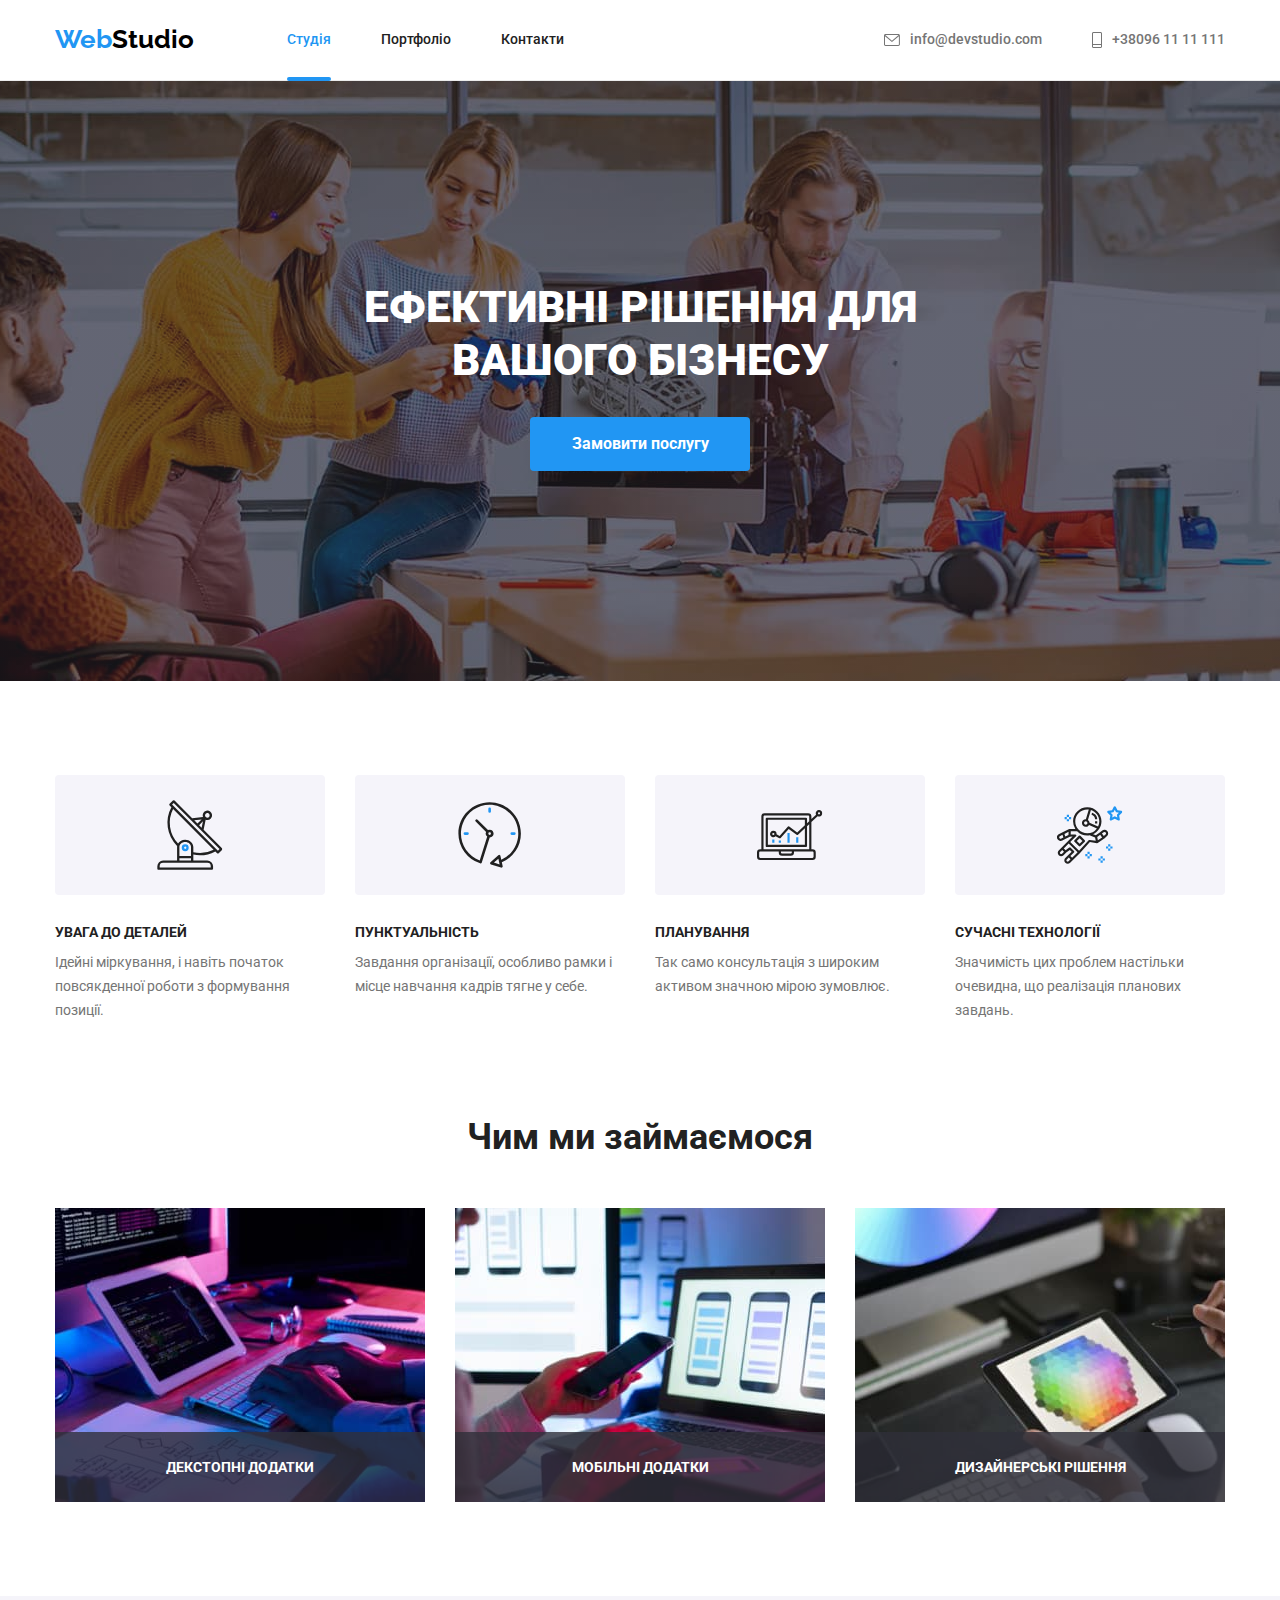
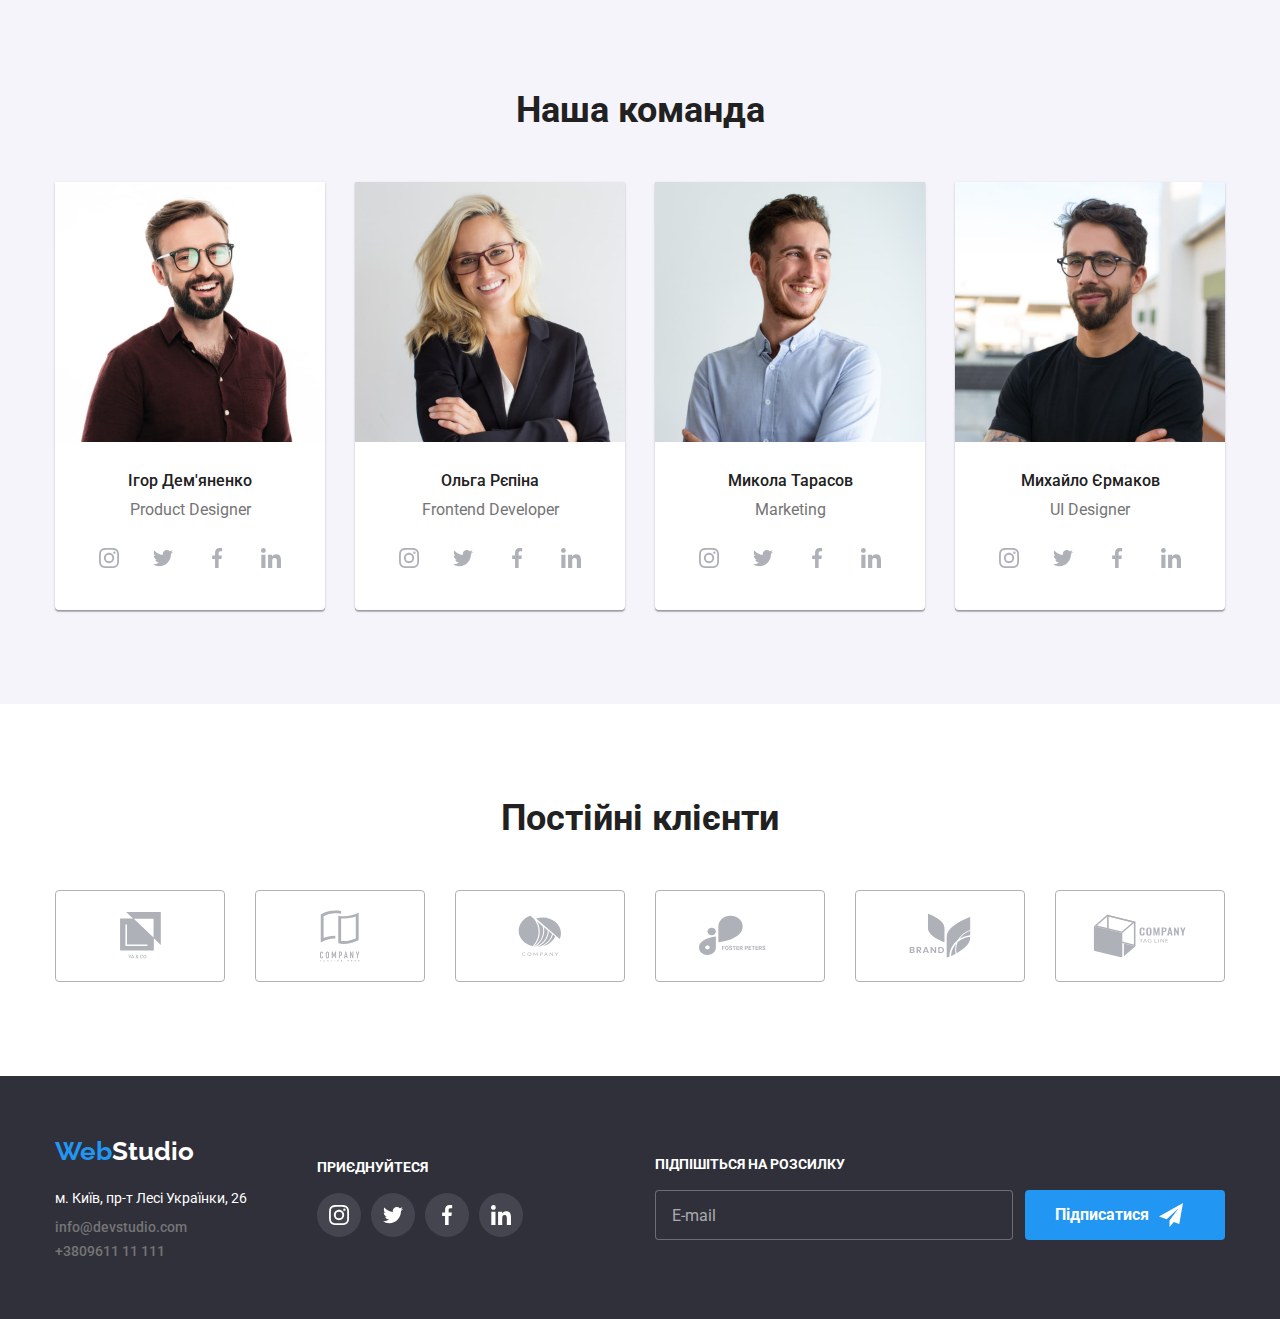
<file: index.html>
<!DOCTYPE html>
<html lang="uk">
  <head>
    <meta charset="UTF-8">
    <meta http-equiv="X-UA-Compatible" content="IE=edge">
    <meta name="viewport" content="width=device-width, initial-scale=1.0">
    <title>Document</title>
    <link rel="stylesheet"
    href="https://cdnjs.cloudflare.com/ajax/libs/modern-normalize/1.0.0/modern-normalize.min.css">
    <link
      href="https://fonts.googleapis.com/css2?family=Raleway:wght@700&family=Roboto:wght@400;500;700;900&display=swap"
      rel="stylesheet">
    <link rel="stylesheet" href="./css/stiles.css">
  </head>

  <body>
    <header class="border">
      <div class="container head-stile">
        <nav class="nav">
          <a href="./index.html" class="logo"><span class="logo-decoration">Web</span>Studio</a>
          <ul class="menu-header">
            <li class="nav-link"><a href="./index.html" class="link current">Студія</a></li>
            <li class="nav-link"><a href="./portfolio.html" class="link">Портфоліо</a></li>
            <li class="nav-link"><a href="#" class="link">Контакти</a></li>
        </ul>
        </nav>
        <ul class="contact-list">
          <li class="contact-header"><a href="mailto:info@devstudio.com" class="contacts">
            <svg class="icon-contact" width="16px" height="12px">
              <use href="./images/icon-sprite.svg#icon-mail"></use>
            </svg>info@devstudio.com</a></li> 
          <li class="contact-header"><a href="tel:+380961111111" class="contacts">
            <svg class="icon-contact" width="10px" height="16px">
              <use href="./images/icon-sprite.svg#icon-tel"></use>
            </svg>+38096 11 11 111</a></li>
        </ul>
        </div>
    </header>
    <main>
      <section class="hero">
        <div class="container">
          <h1 class="title">Ефективні рішення для вашого бізнесу</h1>
          <button type="button"  class="button" data-modal-open>Замовити послугу</button>
        </div>
      </section>
      <section class="section-position benefits-section">
        <div class="container">
          <ul class="benefits-list">
            <li class="benefits">
              <div class="benefits-container">
                <svg width="65.32px" height="70px" class="benefits-icon">
                  <use href="./images/icon-sprite.svg#icon-satellite"></use>
                </svg>
              </div>
              <h3 class="benefits-title">УВАГА ДО ДЕТАЛЕЙ</h3>
              <p class="text">Ідейні міркування, і навіть початок повсякденної роботи з
                формування позиції.
              </p>
            </li>
            <li class="benefits">
              <div class="benefits-container">
                <svg width="65.32px" height="70px" class="benefits-icon">
                  <use href="./images/icon-sprite.svg#icon-watch"></use>
                </svg>
              </div>
              <h3 class="benefits-title">ПУНКТУАЛЬНІСТЬ</h3>
              <p class="text">Завдання організації, особливо рамки і місце навчання кадрів
                тягне у себе.
              </p>
            </li>
            <li class="benefits">
              <div class="benefits-container">
                <svg width="65.32px" height="70px" class="benefits-icon">
                  <use href="./images/icon-sprite.svg#icon-diagram"></use>
                </svg>
              </div>
              <h3 class="benefits-title">ПЛАНУВАННЯ</h3>
              <p class="text">Так само консультація з широким активом значною мірою зумовлює.
              </p>
            </li>
            <li class="benefits">
              <div class="benefits-container">
                <svg width="65.32px" height="70px" class="benefits-icon">
                  <use href="./images/icon-sprite.svg#icon-astronaut"></use>
                </svg>
              </div>
              <h3 class="benefits-title">СУЧАСНІ ТЕХНОЛОГІЇ</h3>
              <p class="text">Значимість цих проблем настільки очевидна, що реалізація
                планових завдань.
              </p>
            </li>
          </ul>
        </div>
      </section>
      <section class="section-position">
        <div class="container">
          <h2 class="name-section">Чим ми займаємося</h2>
          <ul class="our-work">
            <li class="work"><img src="./images/img1.jpg" alt="На цьому фото процес кодування" width="370">
              <p class="work-name">Декстопні додатки</p>
            </li>
            <li class="work"><img src="./images/img2.jpg" alt="На цьому фото процес програмування" width="370">
              <p class="work-name">Мобільні додатки</p>
            </li>
            <li class="work"><img src="./images/img3.jpg" alt="На цьому фото процес налаштування" width="370">
              <p class="work-name">Дизайнерські рішення</p>
            </li>
          </ul>
        </div>
      </section>

      <section class="team section-position">
        <div class="container">
        <h2 class="name-section">Наша команда</h2>
          <ul class="team-wrap">
            <li class="icon-team">
              <img src="./images/photoIgor.jpg" alt="Фото Ігор Дем'яненко" width="270" class="foto">
              <h3 class="team-title">Ігор Дем'яненко</h3>
              <p class="position">Product Designer</p>
              <ul class="list-social-link">
                <li class="team-link"><a href="" class="designer-social-link">
                  <svg class="social-icon" width="20px" height="20px">
                    <use href="./images/icon-sprite.svg#icon-instagram"></use>
                  </svg>
                </a></li>
                <li class="team-link"><a href="" class="designer-social-link">
                  <svg class="social-icon" width="20px" height="20px">
                    <use href="./images/icon-sprite.svg#icon-twitter"></use>
                  </svg >
                </a></li>
                <li class="team-link"><a href="" class="designer-social-link">
                  <svg class="social-icon" width="20px" height="20px">
                    <use href="./images/icon-sprite.svg#icon-facebook"></use>
                  </svg>
                </a></li>
                <li class="team-link"><a href="" class="designer-social-link">
                  <svg class="social-icon" width="20px" height="20px">
                    <use href="./images/icon-sprite.svg#icon-linkedin"></use>
                  </svg>
                </a></li>
              </ul>
            </li>
            <li class="icon-team">
              <img src="./images/photoOlga.jpg" alt="Фото Ольга Рєпіна" width="270" class="foto">
              <h3 class="team-title">Ольга Рєпіна</h3>
              <p class="position">Frontend Developer</p>
              <ul class="list-social-link">
                <li class="team-link"><a href="" class="designer-social-link">
                  <svg class="social-icon" width="20px" height="20px">
                    <use href="./images/icon-sprite.svg#icon-instagram"></use>
                  </svg>
                </a></li>
                <li class="team-link"><a href="" class="designer-social-link">
                  <svg class="social-icon" width="20px" height="20px">
                    <use href="./images/icon-sprite.svg#icon-twitter"></use>
                  </svg >
                </a></li>
                <li class="team-link"><a href="" class="designer-social-link">
                  <svg class="social-icon" width="20px" height="20px">
                    <use href="./images/icon-sprite.svg#icon-facebook"></use>
                  </svg>
                </a></li>
                <li class="team-link"><a href="" class="designer-social-link">
                  <svg class="social-icon" width="20px" height="20px">
                    <use href="./images/icon-sprite.svg#icon-linkedin"></use>
                  </svg>
                </a></li>
              </ul>
            </li>
            <li class="icon-team">
              <img src="./images/photoMykola.jpg" alt="Фото Микола Тарасов" width="270" class="foto">
              <h3 class="team-title">Микола Тарасов</h3>
              <p class="position">Marketing</p>
              <ul class="list-social-link">
                <li class="team-link"><a href="" class="designer-social-link">
                  <svg class="social-icon" width="20px" height="20px">
                    <use href="./images/icon-sprite.svg#icon-instagram"></use>
                  </svg>
                </a></li>
                <li class="team-link"><a href="" class="designer-social-link">
                  <svg class="social-icon" width="20px" height="20px">
                    <use href="./images/icon-sprite.svg#icon-twitter"></use>
                  </svg >
                </a></li>
                <li class="team-link"><a href="" class="designer-social-link">
                  <svg class="social-icon" width="20px" height="20px">
                    <use href="./images/icon-sprite.svg#icon-facebook"></use>
                  </svg>
                </a></li>
                <li class="team-link"><a href="" class="designer-social-link">
                  <svg class="social-icon" width="20px" height="20px">
                    <use href="./images/icon-sprite.svg#icon-linkedin"></use>
                  </svg>
                </a></li>
              </ul>
            </li>
            <li class="icon-team">
              <img src="./images/photoMyhail.jpg" alt="Фото Михайло Єрмаков" width="270" class="foto">
              <h3 class="team-title">Михайло Єрмаков</h3>
              <p class="position">UI Designer</p>
              <ul class="list-social-link">
                <li class="team-link"><a href="" class="designer-social-link">
                  <svg class="social-icon" width="20px" height="20px">
                    <use href="./images/icon-sprite.svg#icon-instagram"></use>
                  </svg>
                </a></li>
                <li class="team-link"><a href="" class="designer-social-link">
                  <svg class="social-icon" width="20px" height="20px">
                    <use href="./images/icon-sprite.svg#icon-twitter"></use>
                  </svg >
                </a></li>
                <li class="team-link"><a href="" class="designer-social-link">
                  <svg class="social-icon" width="20px" height="20px">
                    <use href="./images/icon-sprite.svg#icon-facebook"></use>
                  </svg>
                </a></li>
                <li class="team-link"><a href="" class="designer-social-link">
                  <svg class="social-icon" width="20px" height="20px">
                    <use href="./images/icon-sprite.svg#icon-linkedin"></use>
                  </svg>
                </a></li>
              </ul>
            </li>
          </ul>
        </div>
      </section>
      <section class="section-position">
        <div class="container">
        <h2 class="name-section">Постійні клієнти</h2>
        <ul class="regular-customers">
          <li class="icon-client"><a href="" class="icon-client-link"><svg class="logo-client" width="41px" height="46.7px">
            <use href="./images/icon-sprite.svg#icon-client1"></use>
          </svg></a></li>
          <li class="icon-client"><a href="" class="icon-client-link"><svg class="logo-client" width="40px" height="52">
            <use href="./images/icon-sprite.svg#icon-client2"></use>
          </svg></a></li>
          <li class="icon-client"><a href="" class="icon-client-link"><svg class="logo-client" width="43.46px" height="41.18">
            <use href="./images/icon-sprite.svg#icon-client3"></use>
          </svg></a></li>
          <li class="icon-client"><a href="" class="icon-client-link"><svg class="logo-client" width="84.44px" height="40.62">
            <use href="./images/icon-sprite.svg#icon-client4"></use>
          </svg></a></li>
          <li class="icon-client"><a href="" class="icon-client-link"><svg class="logo-client" width="62.54" height="45.43">
            <use href="./images/icon-sprite.svg#icon-client5"></use>
          </svg></a></li>
          <li class="icon-client"><a href="" class="icon-client-link"><svg class="logo-client" width="93.79px" height="43.93px">
            <use href="./images/icon-sprite.svg#icon-client6"></use>
          </svg></a></li>
        </ul>
        </div>
      </section>
    </main>
    <footer class="bg-footer">
    <div class="container footer-position">
      <div class="address-position">
      <a href="./index.html" class="logo logo-footer"><span class="logo-decoration">Web</span>Studio</a>
      <address>
        <ul>
          <li class="decor-address"><a href="https://goo.gl/maps/CPtrU1FHBa2aNyZL9" target="_blank" rel="noopener noreferrer nofollow" class="address">м. Київ, пр-т Лесі Українки, 26</a></li>
          <li class="tell"><a href="mailto:info@devstudio.com" class="contacts">info@devstudio.com</a></li>
          <li><a href="tel:+380961111111" class="contacts">+3809611 11 111</a></li>
        </ul>
      </address>
    </div>
    <div>
    <span class="main-social-link">Приєднуйтеся</span>
    <ul class="footer-social-link">
      <li class="footer-link"><a href="" class="link-footer-icon">
        <svg class="footer-icon" width="20px" height="20px">
          <use href="./images/icon-sprite.svg#icon-instagram"></use>
        </svg>
      </a></li>
      <li class="footer-link"><a href="" class="link-footer-icon">
        <svg class="footer-icon" width="20px" height="20px">
          <use href="./images/icon-sprite.svg#icon-twitter"></use>
        </svg >
      </a></li>
      <li class="footer-link"><a href="" class="link-footer-icon">
        <svg class="footer-icon" width="20px" height="20px">
          <use href="./images/icon-sprite.svg#icon-facebook"></use>
        </svg>
      </a></li>
      <li class="footer-link"><a href="" class="link-footer-icon">
        <svg class="footer-icon" width="20px" height="20px">
          <use href="./images/icon-sprite.svg#icon-linkedin"></use>
        </svg>
      </a></li>
    </ul>
    </div>
    <form class="form-subscription">
      <div class="subscription">
        <label for="subscription" class="subscription-label">Підпішіться на розсилку</label>
        <input type="email" name="subscription" id="subscription" class="subscription-input" placeholder="E-mail">
      </div>
      <div class="wrap-submit">
        <button type="submit" class="footer-button">Підписатися 
          <svg width="24px" height="24px" class="subscription-icon">
            <use href="./images/icon-sprite.svg#send"></use>
          </svg>
        </button>
      </div>
    </form>
    </div>
    </footer>
    <div class="backdrop is-hidden" data-modal>
      <div class="modal">
        <p class="modal-name">Залиште свої дані, ми вам передзвонимо</p>
        <form class="modal-form">
          <div class="modal-wrap">
            <label for="user-name" class="modal-label">Ім'я</label>
            <input type="text" name="name" id="user-name" class="modal-input">
            <svg width="12px" height="12px" class="modal-icon">
              <use href="./images/icon-sprite.svg#name"></use>
            </svg>
          </div>
          <div class="modal-wrap">
            <label for="user-tel" class="modal-label">Телефон</label>
            <input type="tel" name="user-tel" id="user-tel" class="modal-input">
            <svg width="13px" height="13px" class="modal-icon">
              <use href="./images/icon-sprite.svg#phone"></use>
            </svg>
          </div>
          <div class="modal-wrap">
            <label for="user-mail" class="modal-label">Пошта</label>
            <input type="email" name="mail" id="user-mail" class="modal-input">
            <svg width="15px" height="12px" class="modal-icon">
              <use href="./images/icon-sprite.svg#email"></use>
            </svg>
          </div>
          <div class="modal-wrap wrap-textarea">
            <label for="coments" class="modal-label">Коментар</label>
            <textarea name="coments" id="coments" class="modal-textarea" placeholder="Введіть текст"></textarea>
          </div>
            <div class="checkbox-control">
              <input type="checkbox" class="checkbox-input" name="terms-checkbox" id="terms-checkbox">
              <span class="checkbox-border">
              <svg class="icon-check" width="16" height="15">
              <use href="./images/icon-sprite.svg#check"></use>
              </svg>
              </span>
            <label class="checkbox-label" for="terms-checkbox">Погоджуюся з розсилкою та приймаю
            <a href="#" class="checkbox-link">Умови договору</a>
            </label>
            </div>
          <button type="submit" class="modal-submit">Відправити</button>
        </form>
      <button type="button" class="modal-button" data-modal-close>
        <svg width="11px" height="11px" class="modal-button-icon">
          <use href="./images/icon-sprite.svg#button"></use>
        </svg>
      </button>
      </div>
    </div>
    <script src="./js/modal.js"></script>
  </body>
</html>
</file>
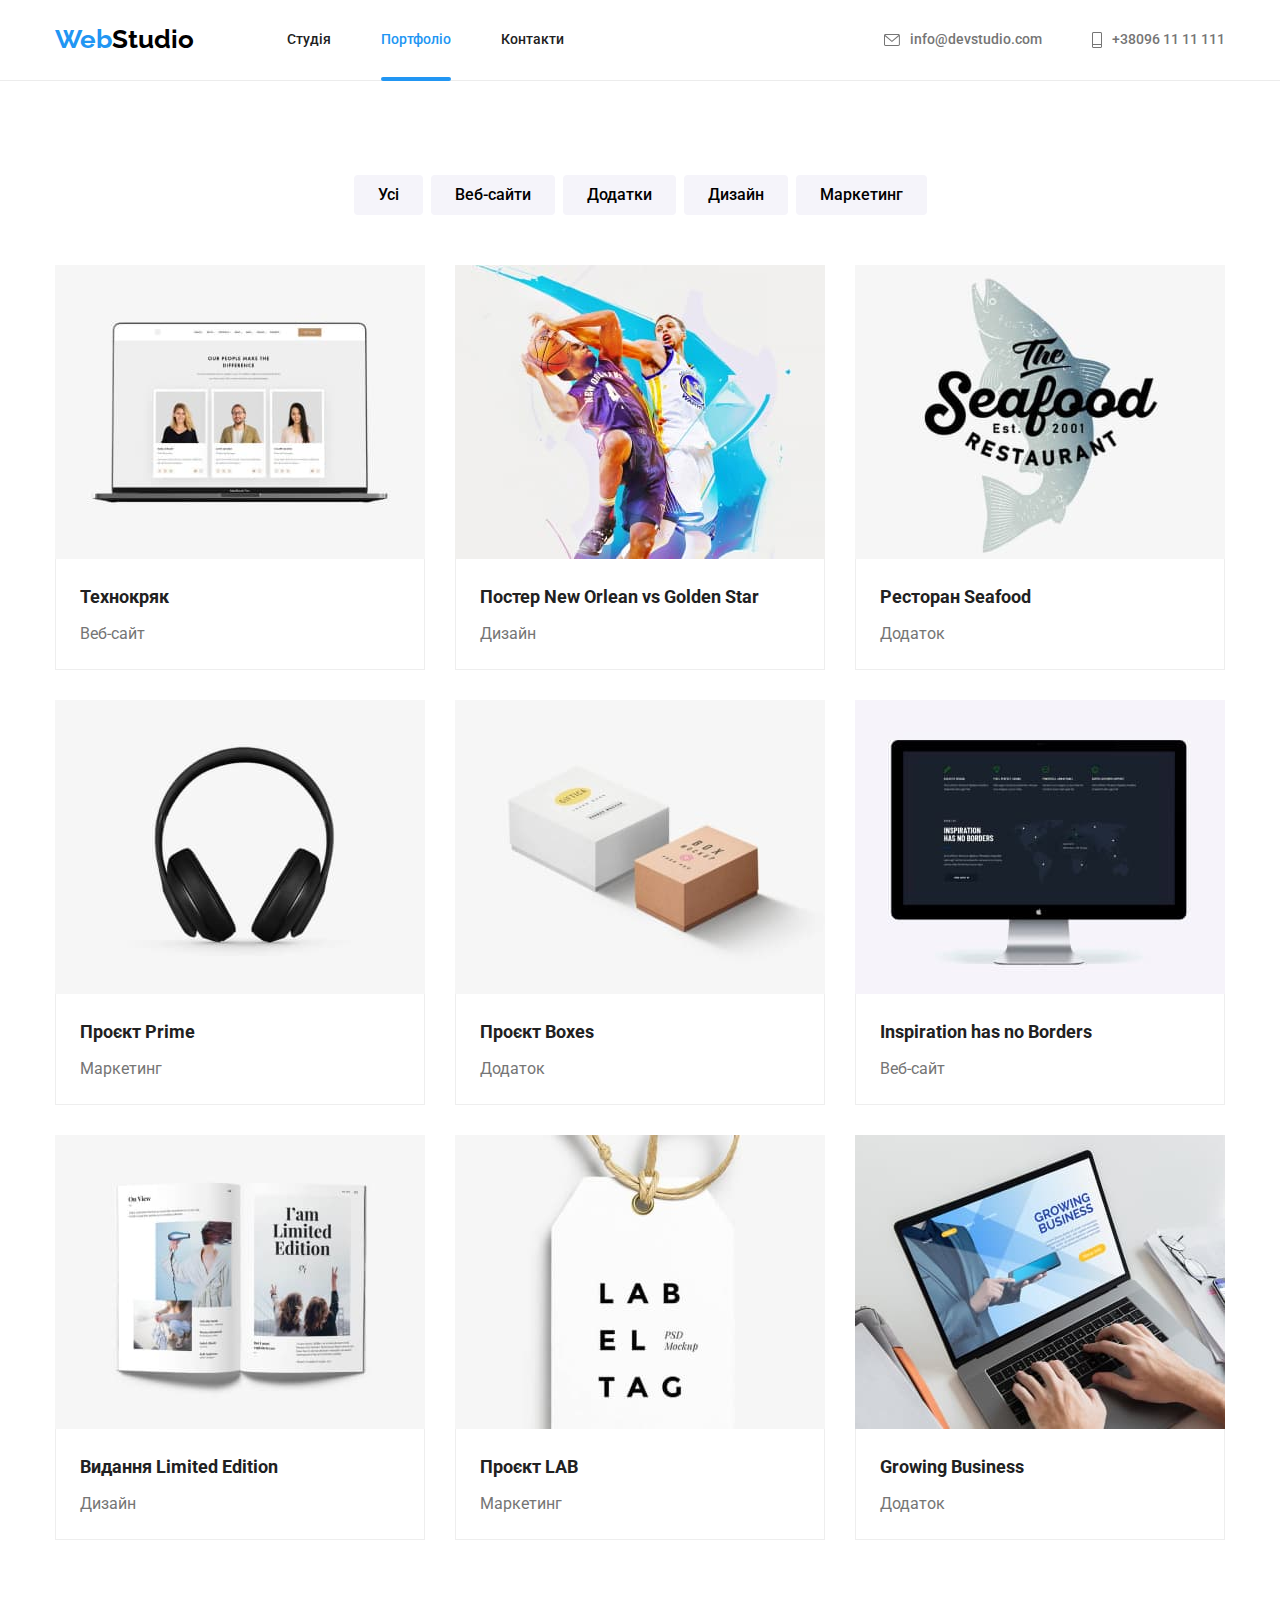
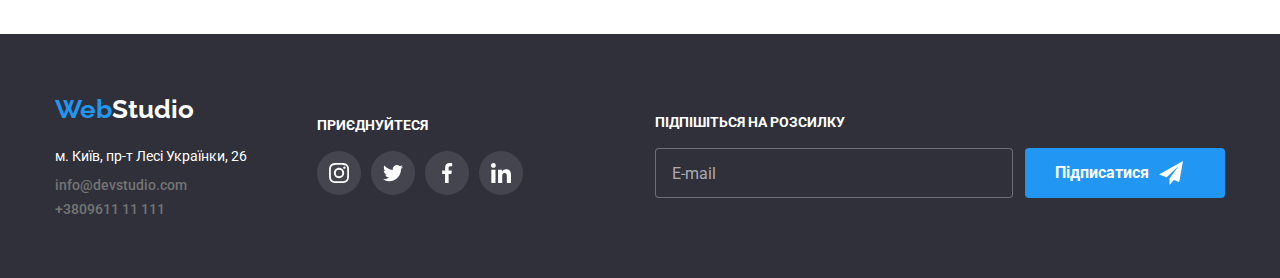
<file: portfolio.html>
<!DOCTYPE html>
<html lang="uk">
  <head>
    <meta charset="UTF-8">
    <meta http-equiv="X-UA-Compatible" content="IE=edge">
    <meta name="viewport" content="width=device-width, initial-scale=1.0">
    <title>Document</title>
    <link
      rel="stylesheet"
      href="https://cdnjs.cloudflare.com/ajax/libs/modern-normalize/1.0.0/modern-normalize.min.css">
    <link
      href="https://fonts.googleapis.com/css2?family=Raleway:wght@700&family=Roboto:wght@400;500;700;900&display=swap"
      rel="stylesheet">
    <link rel="stylesheet" href="./css/stiles.css">
  </head>
  <body>
    <header class="border">
      <div class="container head-stile">
        <nav class="nav">
          <a href="./index.html" class="logo"><span class="logo-decoration">Web</span>Studio</a>
          <ul class="menu-header">
            <li class="nav-link"><a href="./index.html" class="link">Студія</a></li>
            <li class="nav-link"><a href="./portfolio.html" class="link current">Портфоліо</a></li>
            <li class="nav-link"><a href="#" class="link">Контакти</a></li>
        </ul>
        </nav>
        <ul class="contact-list">
          <li class="contact-header"><a href="mailto:info@devstudio.com" class="contacts">
            <svg class="icon-contact" width="16px" height="12px">
              <use href="./images/icon-sprite.svg#icon-mail"></use>
            </svg>info@devstudio.com</a></li>
          <li class="contact-header"><a href="tel:+380961111111" class="contacts">
            <svg class="icon-contact" width="10px" height="16px">
              <use href="./images/icon-sprite.svg#icon-tel"></use>
            </svg>+38096 11 11 111</a></li>
        </ul>
        </div>
    </header>
    <main>
      <section class="section-position">
        <div class="container">
          <ul class="menu-portfolio">
            <li class="icon-button">
              <button type="button" class="button button-portfolio">Усі</button>
            </li>
            <li class="icon-button">
              <button type="button" class="button button-portfolio">
                Веб-сайти
              </button>
            </li>
            <li class="icon-button">
              <button type="button" class="button button-portfolio">
                Додатки
              </button>
            </li>
            <li class="icon-button">
              <button type="button" class="button button-portfolio">
                Дизайн
              </button>
            </li>
            <li class="icon-button">
              <button type="button" class="button button-portfolio">
                Маркетинг
              </button>
            </li>
          </ul>
          <ul class="products">
            <li class="icon-product">
              <a href="#" class="link-icon-product">
                <div class="product-accent">
                <img src="./images/Технокряк.jpg" alt="Технокряк" width="370">
                <p class="product-description">Ресурс пропонує комплексні пропозиції з різним рівнем функціоналу та сервісів. Все це дозволить відвідувачу отримати вичерпні відомості про компанію чи приватну особу.</p>
                </div>
                <div class="container-product">
                  <h3 class="name-product">Технокряк</h3>
                  <p class="group">Веб-сайт</p>
                </div>
              </a>
            </li>
            <li class="icon-product">
              <a href="#" class="link-icon-product">
                <div class="product-accent">
                <img
                  src="./images/Постер.jpg"
                  alt="Постер New Orlean vs Golden Star"
                  width="370">
                  <p class="product-description">Ресурс пропонує комплексні пропозиції з різним рівнем функціоналу та сервісів. Все це дозволить відвідувачу отримати вичерпні відомості про компанію чи приватну особу.</p>
                </div>
                <div class="container-product">
                  <h3 class="name-product">Постер New Orlean vs Golden Star</h3>
                  <p class="group">Дизайн</p>
                </div>
              </a>
            </li>
            <li class="icon-product">
              <a href="#" class="link-icon-product">
                <div class="product-accent">
                <img
                  src="./images/Ресторан.jpg"
                  alt="Ресторан Seafood"
                  width="370">
                  <p class="product-description">Ресурс пропонує комплексні пропозиції з різним рівнем функціоналу та сервісів. Все це дозволить відвідувачу отримати вичерпні відомості про компанію чи приватну особу.</p>
                </div>
                <div class="container-product">
                  <h3 class="name-product">Ресторан Seafood</h3>
                  <p class="group">Додаток</p>
                </div>
              </a>
            </li>
            <li class="icon-product">
              <a href="#" class="link-icon-product">
                <div class="product-accent">
                <img src="./images/Prime.jpg" alt="Проєкт Prime" width="370">
                <p class="product-description">Ресурс пропонує комплексні пропозиції з різним рівнем функціоналу та сервісів. Все це дозволить відвідувачу отримати вичерпні відомості про компанію чи приватну особу.</p>
                </div>
                <div class="container-product">
                  <h3 class="name-product">Проєкт Prime</h3>
                  <p class="group">Маркетинг</p>
                </div>
              </a>
            </li>
            <li class="icon-product">
              <a href="#" class="link-icon-product">
                <div class="product-accent">
                <img src="./images/Boxes.jpg" alt="Проєкт Boxes" width="370">
                <p class="product-description">Ресурс пропонує комплексні пропозиції з різним рівнем функціоналу та сервісів. Все це дозволить відвідувачу отримати вичерпні відомості про компанію чи приватну особу.</p>
                </div>
                <div class="container-product">
                  <h3 class="name-product">Проєкт Boxes</h3>
                  <p class="group">Додаток</p>
                </div>
              </a>
            </li>
            <li class="icon-product">
              <a href="" class="link-icon-product">
                <div class="product-accent">
                <img
                  src="./images/Inspiration.jpg"
                  alt="Inspiration has no Borders"
                  width="370">
                  <p class="product-description">Ресурс пропонує комплексні пропозиції з різним рівнем функціоналу та сервісів. Все це дозволить відвідувачу отримати вичерпні відомості про компанію чи приватну особу.</p>
                </div>
                <div class="container-product">
                  <h3 class="name-product">Inspiration has no Borders</h3>
                  <p class="group">Веб-сайт</p>
                </div>
              </a>
            </li>
            <li class="icon-product">
              <a href="#" class="link-icon-product">
                <div class="product-accent">
                <img
                  src="./images/Видання.jpg"
                  alt="Видання Limited Edition"
                  width="370">
                  <p class="product-description">Ресурс пропонує комплексні пропозиції з різним рівнем функціоналу та сервісів. Все це дозволить відвідувачу отримати вичерпні відомості про компанію чи приватну особу.</p>
                </div>
                <div class="container-product">
                  <h3 class="name-product">Видання Limited Edition</h3>
                  <p class="group">Дизайн</p>
                </div>
              </a>
            </li>
            <li class="icon-product">
              <a href="#" class="link-icon-product">
                <div class="product-accent">
                <img src="./images/LAB.jpg" alt="Проєкт LAB" width="370">
                <p class="product-description">Ресурс пропонує комплексні пропозиції з різним рівнем функціоналу та сервісів. Все це дозволить відвідувачу отримати вичерпні відомості про компанію чи приватну особу.</p>
                </div>
                <div class="container-product">
                  <h3 class="name-product">Проєкт LAB</h3>
                  <p class="group">Маркетинг</p>
                </div>
              </a>
            </li>
            <li class="icon-product">
              <a href="#" class="link-icon-product">
                <div class="product-accent">
                <img
                  src="./images/Growing.jpg"
                  alt="Growing Business"
                  width="370">
                  <p class="product-description">Ресурс пропонує комплексні пропозиції з різним рівнем функціоналу та сервісів. Все це дозволить відвідувачу отримати вичерпні відомості про компанію чи приватну особу.</p>
                </div>
                <div class="container-product">
                  <h3 class="name-product">Growing Business</h3>
                  <p class="group">Додаток</p>
                </div>
              </a>
            </li>
          </ul>
        </div>
      </section>
    </main>
    <footer class="bg-footer">
      <div class="container footer-position">
        <div class="address-position">
        <a href="./index.html" class="logo logo-footer"><span class="logo-decoration">Web</span>Studio</a>
        <address>
          <ul>
            <li class="decor-address"><a href="https://goo.gl/maps/CPtrU1FHBa2aNyZL9" target="_blank" rel="noopener noreferrer nofollow" class="address">м. Київ, пр-т Лесі Українки, 26</a></li>
            <li class="tell"><a href="mailto:info@devstudio.com" class="contacts">info@devstudio.com</a></li>
            <li><a href="tel:+380961111111" class="contacts">+3809611 11 111</a></li>
          </ul>
        </address>
      </div>
      <div>
      <span class="main-social-link">Приєднуйтеся</span>
      <ul class="footer-social-link">
        <li class="footer-link"><a href="" class="link-footer-icon">
          <svg class="footer-icon" width="20px" height="20px">
            <use href="./images/icon-sprite.svg#icon-instagram"></use>
          </svg>
        </a></li>
        <li class="footer-link"><a href="" class="link-footer-icon">
          <svg class="footer-icon" width="20px" height="20px">
            <use href="./images/icon-sprite.svg#icon-twitter"></use>
          </svg >
        </a></li>
        <li class="footer-link"><a href="" class="link-footer-icon">
          <svg class="footer-icon" width="20px" height="20px">
            <use href="./images/icon-sprite.svg#icon-facebook"></use>
          </svg>
        </a></li>
        <li class="footer-link"><a href="" class="link-footer-icon">
          <svg class="footer-icon" width="20px" height="20px">
            <use href="./images/icon-sprite.svg#icon-linkedin"></use>
          </svg>
        </a></li>
      </ul>
      </div>
      <form class="form-subscription">
        <div class="subscription">
          <label for="subscription" class="subscription-label">Підпішіться на розсилку</label>
          <input type="email" name="subscription" id="subscription" class="subscription-input" placeholder="E-mail">
        </div>
        <button type="submit" class="footer-button">Підписатися 
          <svg width="24px" height="24px" class="subscription-icon">
            <use href="./images/icon-sprite.svg#send"></use>
          </svg>
        </button>
      </form>
      </div>
      </footer>
  </body>
</html>
</file>
<file: css/stiles.css>
body {
    font-family: 'Roboto', sans-serif;
    font-style: normal;
    font-weight: 400;
    --dominant-color: #212121;
    --secondary-color:  #757575;
    --accent-color:  #2196F3;
}

*,
*::before,
*::after {
    box-sizing: border-box;
}
h1,
h2,
h3,
h4,
h5,
h6,
p,
ul { 
    margin: 0;
    padding: 0;
} 

a {
    text-decoration: none;
}

ul {
    list-style-type: none;
}

img {
    display: block;
    max-width: 100%;
    height: auto;
}
address{
    font-style: normal;
}
.container {
    width: 1200px;
    padding: 0 15px;
    margin: 0 auto;
    position: relative;
}

                                            /*Header */

                                            /* Logo */
.logo {
    font-family: 'Raleway', sans-serif;
        font-style: normal;
        font-weight: 700;
        font-size: 26px;
        line-height: 1.2;
        color: #000000;
}

.logo.logo-footer {
    display: inline-block;
    margin-bottom: 20px;
    color: #ffffff;
}

.logo .logo-decoration {
    color: var(--accent-color);
}

                                         /* Navigation */
.border{
    border-bottom: 1px solid #ECECEC;
    padding-top: 24px;
    padding-bottom: 25px;  
}

.head-stile {
        display: flex;
        align-items: center;
   
}
.nav {
    display: flex;
    align-items: center;   
}

.menu-header{
    display: flex;
    margin-left: 93px;
}
.contact-list{
    display: flex;
    align-items: center;
    margin-left: auto;
}
.contact-header:not(:last-child){
    margin-right: 50px;
}

.nav-link:not(:last-child){
    margin-right: 50px;
}

.nav-link .link{
    font-weight: 500;
    font-size: 14px;
    line-height: 1.1;
    color: var(--dominant-color);

    transition: color 250ms cubic-bezier(0.4, 0, 0.2, 1);
}
.nav-link{
    position: relative;
}
.nav-link .current.link{
    color: var(--accent-color);
    transition: color 250ms cubic-bezier(0.4, 0, 0.2, 1);
}
.link.current::after{
    display: inline-block;
    content: "";
    height: 4px;
    width: 100%;

    position: absolute;
    left: 0;
    bottom: -32px;
    border-radius: 2px;
    background-color: var(--accent-color);
}
.contacts{
    display: flex;
    align-items: center;
    font-weight: 500;
    font-size: 14px;
    line-height: 1.1;
    text-align: center;
    color: var(--secondary-color);
    fill: var(--secondary-color);

    transition: color 250ms cubic-bezier(0.4, 0, 0.2, 1),
    fill 250ms cubic-bezier(0.4, 0, 0.2, 1);
}

.icon-contact { 
    margin-right: 10px;
    
}


                                           /* accent */
.contacts:hover,
.contacts:focus{
    color: var(--accent-color);
    fill: var(--accent-color);
}

.nav-link .link:hover,
.nav-link .link:focus{
    color: var(--accent-color);
}
.decor-address .address:hover,
.decor-address .address:focus{
    color: var(--accent-color);
}

.hero .button:hover,
.hero .button:focus{
    background-color: #FFFFFF;
    color: var(--dominant-color);
}
.modal-submit:hover,
.modal-submit:focus{
    box-shadow: 0px 4px 4px rgba(0, 0, 0, 0.15);
    cursor: pointer;
}

.modal-input:focus + .modal-icon{
    fill: var(--accent-color);
}
.modal-input:focus,
.modal-textarea:focus{
    border-color:  var(--accent-color);
}
.subscription-input:hover,
.subscription-input:focus{
    filter: drop-shadow(0px 4px 4px rgba(0, 0, 0, 0.15));
}
.modal-button:focus .modal-button-icon,
.modal-button:hover .modal-button-icon{
    fill: var(--accent-color);
}
.footer-button:hover,
.footer-button:focus{
    background-color: #FFFFFF;
    color: var(--dominant-color);
    box-shadow: 0px 4px 4px rgba(0, 0, 0, 0.15);
    cursor: pointer;
}
.footer-button:hover .subscription-icon,
.footer-button:focus .subscription-icon{
    fill: var(--dominant-color);
}
.button-portfolio:hover,
.button-portfolio:focus{
    box-shadow: 0px 3px 1px rgba(0, 0, 0, 0.1), 
    0px 1px 2px rgba(0, 0, 0, 0.08), 
    0px 2px 2px rgba(0, 0, 0, 0.12);
    background-color: var(--accent-color);
    color: #ffffff;
}
.link-icon-product:hover,
.link-icon-product:focus{
    box-shadow: 0px 1px 1px rgba(0, 0, 0, 0.12), 
    0px 4px 4px rgba(0, 0, 0, 0.06), 
    1px 4px 6px rgba(0, 0, 0, 0.16);
}
.link-icon-product:hover .product-description,
.link-icon-product:focus .product-description{
    transform: translateY(0);
}

.link-footer-icon:hover,
.link-footer-icon:focus{
    background-color: var(--accent-color);
}
.designer-social-link:hover,
.designer-social-link:focus{
    background-color: var(--accent-color);
    border-radius: 50%;
}

.designer-social-link:hover .social-icon,
.designer-social-link:focus .social-icon{
    fill: #ffffff;
} 
.icon-client-link:hover,
.icon-client-link:focus{
    border-color: var(--accent-color);}

.icon-client-link:hover .logo-client,
.icon-client-link:focus .logo-client{
    fill: var(--accent-color);
}
                                      /* main index*/
.hero {
    max-width: 1600px;
    height: 600px;
    text-align: center;
    background-color: #2F303A;
    padding: 200px 0;
    margin: 0 auto;
    background-image: linear-gradient(to right, 
    rgba(47, 48, 58, 0.4), rgba(47, 48, 58, 0.4)),
    url("../images/backgraund.jpg");
    background-repeat: no-repeat;
    background-position: center;
    background-size: cover;
}
.hero .title{
    font-weight: 900;
        font-size: 44px;
        line-height: 1.2;
        text-transform: uppercase;
         color: #FFFFFF;

         width: 696px;
         margin-left: auto;
         margin-right: auto;
         margin-bottom: 30px;
}
.hero .button{
    font-weight: 700;
    font-size: 16px;
    line-height: 1.9; 
    border-radius: 4px;
    border-color: transparent;
    color: #FFFFFF;
    background-color: var(--accent-color);

    min-height: 54px;
    min-width: 220px;
    padding: 10px 32px;

    transition: color 250ms cubic-bezier(0.4, 0, 0.2, 1),
background-color 250ms cubic-bezier(0.4, 0, 0.2, 1);
}

.section-position{
    padding-top: 94px;
    padding-bottom: 94px;

}
.benefits-section{
    padding-bottom: 0;
}
.button {
background: #F5F4FA;
cursor: pointer;

/* transition: color 250ms cubic-bezier(0.4, 0, 0.2, 1),
background-color 250ms cubic-bezier(0.4, 0, 0.2, 1); */
}
.name-section{
    font-weight: 700;
        font-size: 36px;
        line-height: 1.16;
        color: var(--dominant-color);
        text-align: center;

        margin-bottom: 50px;
}
.benefits-list{
    display: flex;
}
.benefits{
    text-align: left;
    width: 270px;
}
.benefits:not(:last-child){
    margin-right: 30px;
}
.benefits-container{
    display: flex;
    align-items: center;
    justify-content: center;
    width: 100%;
    height: 120px;
    background-color: #F5F4FA;
    border-radius: 4px;
    margin-bottom: 30px;
    padding: auto; 
}

.benefits .benefits-title{
    font-weight: 700;
        font-size: 14px;
        line-height: 1.14;
        color: var(--dominant-color);

        margin-bottom: 10px;
}
.benefits .text {
font-weight: 400;
    font-size: 14px;
    line-height: 1.7;
    color: var(--secondary-color);
}
.our-work{
    display: flex;
}
.work:not(:last-child){
    margin-right: 30px;
}
.work {
    position: relative;
}
.work-name {
    font-style: normal;
font-weight: 700;
font-size: 14px;
line-height: 0.8px;
text-transform: uppercase;
color: #FFFFFF;

    display: flex;
    justify-content: center;
    align-items: center;
    width: 370px;
    height: 70px;
    text-align: center;
    background: rgba(47, 48, 58, 0.8);

    position: absolute;
    bottom: 0;
}

.team {
    background-color: #F5F4FA;
}
.team .team-title {
    font-weight: 500;
        font-size: 16px;
        line-height: 1.18;
        color: var(--dominant-color);

        padding-top: 30px;
        margin-bottom: 10px;
}
.team .position {
    font-weight: 400;
        font-size: 16px;
        line-height: 1.18;
        color: var(--secondary-color);

        padding-bottom: 16px;
}

.team-wrap{
    display: flex;
}
.icon-team:not(:last-child){
    margin-right: 30px;
}

.icon-team{
    text-align: center;
    background-color: #ffffff;
    box-shadow: 0px 1px 3px rgba(0, 0, 0, 0.12), 
    0px 1px 1px rgba(0, 0, 0, 0.14), 
    0px 2px 1px rgba(0, 0, 0, 0.2);
    border-radius: 0px 0px 4px 4px;
    border-color: transparent;  
    width: 270px;
}
.list-social-link{
    display: flex;
    justify-content: center;
    padding-bottom: 30px;
}

.designer-social-link, .link-footer-icon {
    display: flex;
    align-items: center;
    justify-content: center;
    width: 44px;
    height: 44px;
    color: #AFB1B8;
    
}

.designer-social-link{
    transition: background-color 250ms cubic-bezier(0.4, 0, 0.2, 1),
    border-radius 250ms cubic-bezier(0.4, 0, 0.2, 1);
}
.link-footer-icon{
    background: rgba(255, 255, 255, 0.1);
    border-radius: 50%;
    cursor: pointer;

    transition: background-color 250ms cubic-bezier(0.4, 0, 0.2, 1);
}
.social-icon{
    fill: #AFB1B8;

    transition: fill 250ms cubic-bezier(0.4, 0, 0.2, 1);
}
.team-link:not(:last-child){
    margin-right: 10px;
}
.regular-customers{
    display: flex;
}

.icon-client-link{
    display: flex;
    align-items: center;
    justify-content: center;
    width: 170px;
    height: 92px;
    border: 1px solid #AFB1B8;
    border-radius: 4px;
    
    transition: border-color 250ms cubic-bezier(0.4, 0, 0.2, 1);
}
.icon-client:not(:last-child){
    margin-right: 30px;
}
.logo-client{
    fill: #AFB1B8;

    transition: fill 250ms cubic-bezier(0.4, 0, 0.2, 1);
}
.backdrop{
    position: fixed;
    top: 0;
    left: 0;
    width: 100%;
    height: 100%;
    background: rgba(0, 0, 0, 0.2);

    opacity: 1;
    transition: opacity 250ms cubic-bezier(0.4, 0, 0.2, 1);
}
.modal{
    position: absolute;
    top: 50%;
    left: 50%;
    
    width: 528px;
    height: 581px;
    padding: 40px;

    text-align: center;
    background: #FFFFFF;
    box-shadow: 0px 1px 3px rgba(0, 0, 0, 0.12), 0px 1px 1px rgba(0, 0, 0, 0.14), 0px 2px 1px rgba(0, 0, 0, 0.2);
    border-radius: 4px;

    transform: translate(-50%, -50%) scale(1);
    opacity: 1;
    transition: transform 250ms cubic-bezier(0.4, 0, 0.2, 1),
    opacity 250ms cubic-bezier(0.4, 0, 0.2, 1);
}
.modal-name{
    font-style: normal;
    font-weight: 700;
    font-size: 20px;
    line-height: 23px;
    text-align: center;

     color: var(--dominant-color);

     margin-bottom: 12px;
}

.modal-wrap{
    position: relative;

    display: flex;
    flex-direction: column;
    margin-bottom: 10px;
}



.modal-label{
    display: flex;
    text-align: left;
    margin-bottom: 4px;

    font-style: normal;
    font-size: 12px;
    line-height: 1.17;

    color: var(--secondary-color);
    cursor: pointer;
}
.modal-input{
    width: 100%;
    padding: 10px 42px;
    line-height: 1.125; 

    border: 1px solid rgba(33, 33, 33, 0.2);
    border-radius: 4px;
    cursor: pointer;
    outline: none;

    transition: border-color 250ms cubic-bezier(0.4, 0, 0.2, 1);
}
.modal-icon{
    position: absolute;
    left: 15px;
    bottom: 14px;

    fill: var(--dominant-color);

    transition: fill 250ms cubic-bezier(0.4, 0, 0.2, 1);
}
.modal-textarea{
    display: inline-block;
    resize: none;
    width: 100%;
    height: 120px;
    padding: 12px 16px;
    

    border: 1px solid rgba(33, 33, 33, 0.2);
    border-radius: 4px;
    cursor: pointer;
    outline: none;

    transition: border-color 250ms cubic-bezier(0.4, 0, 0.2, 1);
}
.wrap-textarea{
    margin-bottom: 20px;
}
.modal-textarea::placeholder{
    font-style: normal;
    font-weight: 400;
    font-size: 12px;
    line-height: 0.857;

    color: rgba(117, 117, 117, 0.5);
}
.modal-button{
    position: absolute;
    top: 8px;
    right: 8px;

    display: flex;
    align-items: center;
    justify-content: center;
    width: 30px;
    height: 30px;

    background: #FFFFFF;
    border: 1px solid rgba(0, 0, 0, 0.1);
    border-radius: 50%;
    cursor: pointer;
}
.modal-button-icon{
    transition: fill 250ms cubic-bezier(0.4, 0, 0.2, 1);
}

.checkbox-control {
    position: relative;
    display: flex;
    align-items: center;
    justify-content: center;
    margin-bottom: 30px;
}

.checkbox-label {
    display: block;
    padding-left: 20px;
  font-size: 14px;
  line-height: 1.71;
  letter-spacing: 0.03em;
  color: var(--secondary-color);
  cursor: pointer;
  }

  .checkbox-link{
    text-decoration: underline;
    color: var(--accent-color);
  }

.checkbox-input {
    opacity: 0; 
    position: absolute; 

    transition: opacity 250ms cubic-bezier(0.4, 0, 0.2, 1);
  }

 
.checkbox-input {
    width: 1px; 
    height: 1px;   
    position: absolute;
    opacity: 0;
    /* display: flex;
    align-items: center;
    justify-content: center; */

    cursor: pointer;

    transition: opacity 250ms cubic-bezier(0.4, 0, 0.2, 1);
}

.checkbox-border  {
    position: absolute;
    top: 50%;
    left: 20px;
    fill: transparent;
    transform: translateY(-50%);
    width: 16px;
    height: 15px;
    border: 2px solid rgba(33, 33, 33, 1);
    border-radius: 2px;
    background-color: #ffffff;
    z-index: -1;
    transition: background-color 250ms cubic-bezier(0.4, 0, 0.2, 1),
    fill 250ms cubic-bezier(0.4, 0, 0.2, 1),
    border 250ms cubic-bezier(0.4, 0, 0.2, 1);
}

.checkbox-input:checked + .checkbox-border  {
    border: transparent;
    background-color: var(--accent-color);
    fill: #ffffff;

    transition: background-color 250ms cubic-bezier(0.4, 0, 0.2, 1),
    fill 250ms cubic-bezier(0.4, 0, 0.2, 1),
    border 250ms cubic-bezier(0.4, 0, 0.2, 1);
  }
.modal-submit{
    font-style: normal;
    font-weight: 700;
    font-size: 16px;
    line-height: 0.533;
    color: #ffffff;

    width: 200px;
    height: 50px;
    background: #2196F3;
    border-radius: 4px;
    border-color: transparent;

    transition: box-shadow 250ms cubic-bezier(0.4, 0, 0.2, 1),
    color 250ms cubic-bezier(0.4, 0, 0.2, 1),
    background-color 250ms cubic-bezier(0.4, 0, 0.2, 1);
}

.backdrop.is-hidden .modal{
    transform: translate(-50%, -50%) scale(0.5);
    opacity: 0;
}

.backdrop.is-hidden{
    opacity: 0;
    pointer-events: none;
    visibility: inherit;
}
                                  /* main portfolio */
.menu-portfolio{
    display: flex;
    justify-content: center;
    margin-bottom: 50px;
}
.icon-button:not(:last-child){
    margin-right: 8px;
}
.button-portfolio {
    font-family: inherit;
    font-style: normal;
    font-weight: 500;
    font-size: 16px;
    line-height: 1.5;
    border-color: transparent;
    border-radius: 4px;
    padding: 6px 22px;

    transition: box-shadow 250ms cubic-bezier(0.4, 0, 0.2, 1),
    color 250ms cubic-bezier(0.4, 0, 0.2, 1),
    background-color 250ms cubic-bezier(0.4, 0, 0.2, 1);;
}

.products{
    display: flex;
    flex-wrap: wrap;
}
.icon-product{
    margin-right: 30px;
    margin-bottom: 30px;
}

.link-icon-product{
    display: block;
    width: 370px;

    transition: box-shadow 250ms cubic-bezier(0.4, 0, 0.2, 1);
}
.icon-product:nth-child(3n){
    margin-right: 0px;
}
.icon-product:nth-last-child(-n+3){
    margin-bottom: 0px;
}
.product-accent{
    position: relative;
    overflow: hidden;
    
}
.product-description{
    display: flex;
    justify-content: center;
    align-items: center;
    position: absolute;
    top: 0;
    left: 0;
    width: 100%;
    height: 100%;

    font-style: normal;
    font-weight: 400;
    font-size: 18px;
    line-height: 28px;

    padding: 63px 24px;
    color: #ffffff;
    background: rgba(33, 150, 243, 0.9);

    transform: translateY(101%);
    transition: transform 250ms cubic-bezier(0.4, 0, 0.2, 1);
}

.container-product{
    border: 1px solid #EEEEEE;
    border-top: none;
    padding: 20px 24px;
}
.link-icon-product .name-product {
    font-weight: 700;
font-size: 18px;
line-height: 2;
color: var(--dominant-color);

margin-bottom: 4px;
}
.link-icon-product .group {
    font-weight: 400;
font-size: 16px;
line-height: 1.87;
color: var(--secondary-color);
}

                                      /* footer */
.bg-footer{
    background-color: #2F303A;
    padding-top: 60px;
    padding-bottom: 60px;
}
.bg-footer .container{
    position: relative;
    text-align: left;
}
.address-position{
    margin-right: 70px;
}

.decor-address{
    margin-bottom: 9px;
}

.tell{
    margin-bottom: 9px;
}


.bg-footer .address {
    font-style: normal;
    font-weight: 400;
        font-size: 14px;
        line-height: 1.7;
        color: #FFFFFF;

        transition: color 250ms cubic-bezier(0.4, 0, 0.2, 1);
}

.main-social-link{
    display: inline-block;
    font-style: normal;
    font-weight: 700;
    font-size: 14px;
    line-height: 0.875;
    text-transform: uppercase;

    color: #FFFFFF;

    margin-bottom: 20px;
}
.footer-social-link {
    display: flex;
}

.footer-position{
    display: flex;
    align-items: center;
}

.footer-link:not(:last-child){
    margin-right: 10px;
}
.footer-icon{
    fill: #ffffff;
}
.form-subscription{
    display: flex;
    align-items: end;
    margin-left: auto;
}
.footer-button{
    /* position: absolute;
    right: 15px;
    top:  50%;
    transform: translateY(-50%); */

    font-style: normal;
    font-weight: 700;
    font-size: 16px;
    line-height: 0.533;
    text-align: center;

    width: 200px;
    height: 50px;
    margin-left: auto;
    padding-top: 10px;
    padding-bottom: 10px;
    padding-left: 28px;
    border-radius: 4px;
    border-color: transparent;
    color: #FFFFFF;
    background-color: var(--accent-color);

    display: flex;
    align-items: center;

    transition: box-shadow 250ms cubic-bezier(0.4, 0, 0.2, 1),
    color 250ms cubic-bezier(0.4, 0, 0.2, 1),
    background-color 250ms cubic-bezier(0.4, 0, 0.2, 1);
}

.subscription-icon{
    fill: #ffffff;
    margin-left: 10px;

    transition: fill 250ms cubic-bezier(0.4, 0, 0.2, 1);
}

.subscription{
    width: 358px;
    margin-right: 12px;
}

.subscription-label{
    display: inline-block;
    color: #ffffff;
    font-style: normal;
font-weight: 700;
font-size: 14px;
line-height: 0.875;
text-transform: uppercase;
cursor: pointer;

margin-bottom: 20px;
}
.subscription-input{
    width: 100%;
    height: 50px;
    padding: 15px 16px;
    border: 1px solid rgba(255, 255, 255, 0.3);
    border-radius: 4px;
    background-color: #2F303A;
    cursor: pointer;
    outline: none;
    color: rgba(255, 255, 255, 0.6);

    transition: filter 250ms cubic-bezier(0.4, 0, 0.2, 1);
}
.subscription-input::placeholder{
    font-style: normal;
    font-weight: 400;
    font-size: 16px;
    line-height: 0.8;

    color: rgba(255, 255, 255, 0.6);
}
</file>
